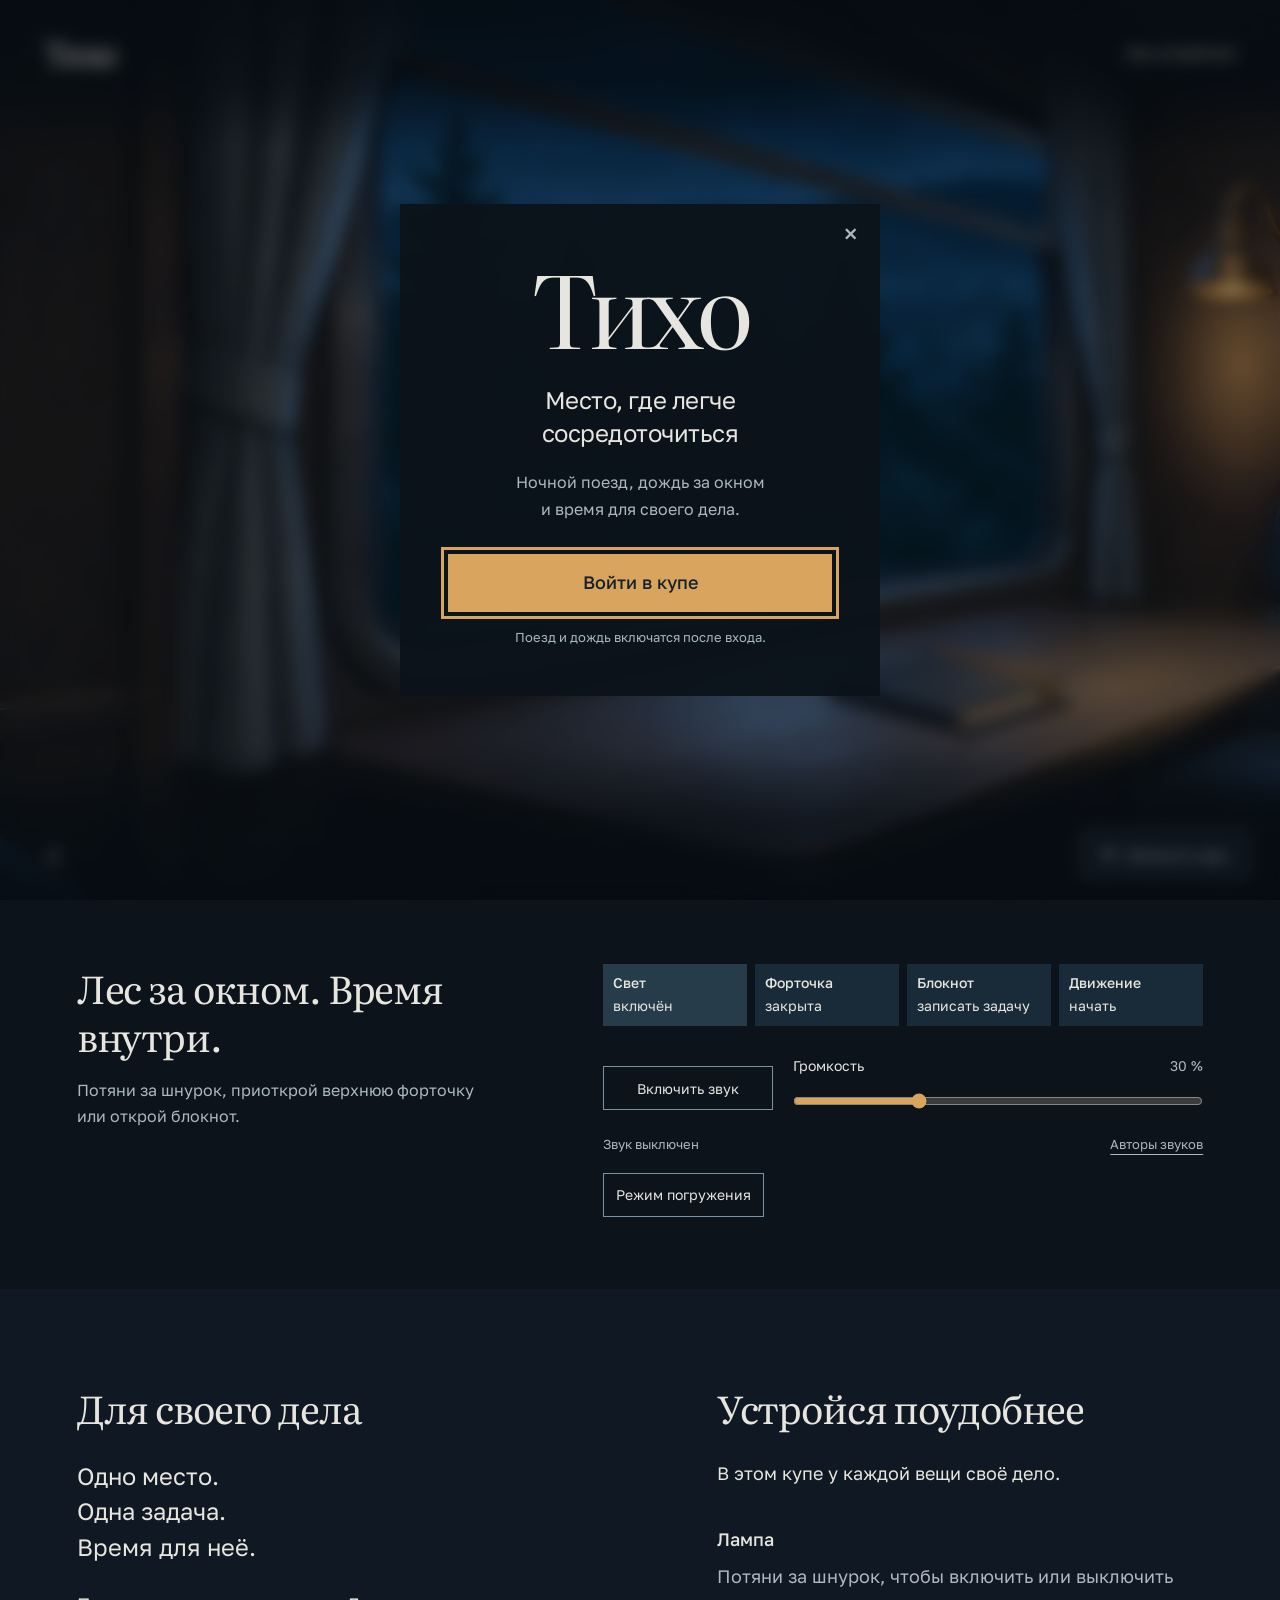
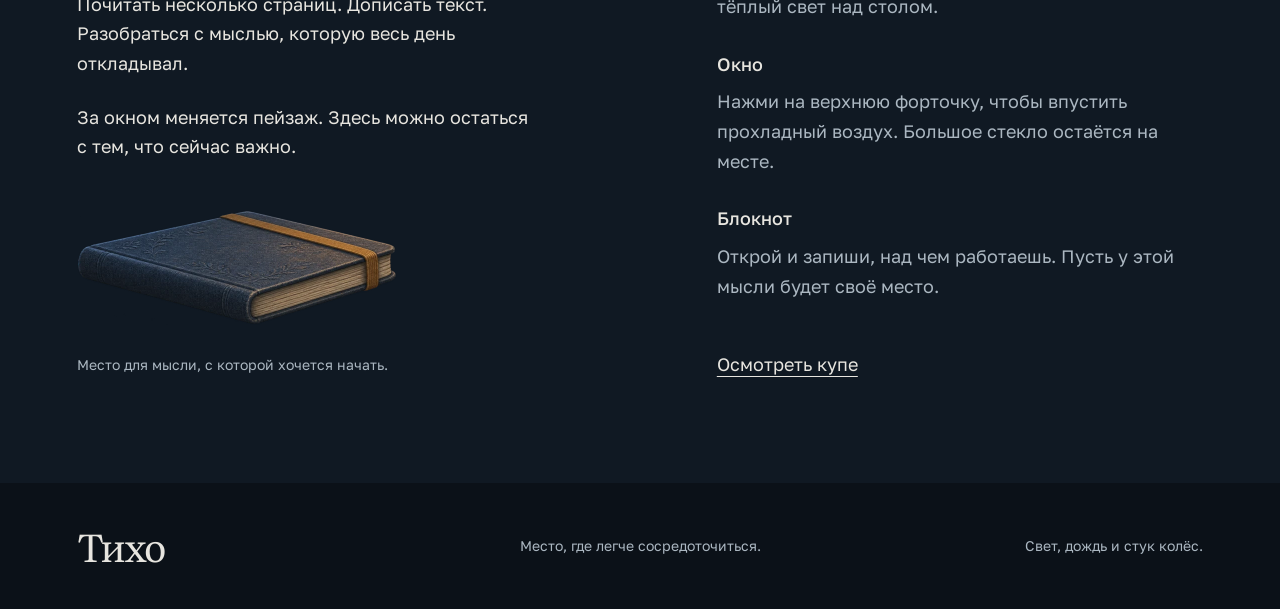
<file: public/index.html>
<!doctype html>
<html lang="ru">
  <head>
    <meta charset="utf-8">
    <meta name="viewport" content="width=device-width, initial-scale=1">
    <meta name="theme-color" content="#101923">
    <meta name="description" content="Тихо — уютное купе ночного поезда для времени наедине со своим делом. Дождь за окном, тёмное дерево и спокойный свет.">
    <title>Тихо — место для своего дела</title>
    <link rel="icon" href="./favicon.svg" type="image/svg+xml">
    <link rel="preload" href="./assets/fonts/GolosText.ttf" as="font" type="font/ttf" crossorigin>
    <link rel="preload" href="./assets/fonts/Literata.ttf" as="font" type="font/ttf" crossorigin>
    <link rel="stylesheet" href="./styles.css">
    <script src="./window-unit.js" defer></script>
    <script src="./scene-engine.js" defer></script>
    <script src="./settings.js" defer></script>
    <script src="./audio-engine.js" defer></script>
    <script src="./session-timer.js" defer></script>
    <script src="./app.js" defer></script>
  </head>
  <body>
    <a class="skip-link" href="#main">К содержимому</a>
    <main id="main">
      <div class="journey">
        <aside class="compartment-panel" aria-labelledby="compartment-title">
          <figure class="scene" id="compartment" tabindex="-1" aria-labelledby="compartment-title">
            <div class="scene-stage">
              <button class="scene-exit-immersion" type="button" data-exit-immersion hidden>Выйти из погружения</button>
              <h2 id="compartment-title" class="sr-only">Ночное купе</h2>
              <nav class="scene-nav" aria-label="Навигация по купе">
                <h1 class="scene-brand-heading"><a class="scene-brand" href="#compartment" aria-label="Тихо — к началу">Тихо</a></h1>
                <a href="#settle-in">Как устроиться</a>
              </nav>
            <svg class="scene-art" viewBox="0 0 1672 941" width="1672" height="941" preserveAspectRatio="xMidYMid slice" role="img" aria-labelledby="scene-title scene-description">
              <title id="scene-title">Уютное купе ночного поезда</title>
              <desc id="scene-description">За большим окном — синий хвойный лес. Справа на деревянной стене висит латунная лампа со шнурком. На столе лежит синий блокнот, рядом мягкое сиденье.</desc>
              <defs>
                <clipPath id="exterior-mask">
                  <path d="M550 128 Q550 53 616 67 L1240 232 Q1276 242 1276 281 L1276 555 Q1276 599 1233 607 L600 682 Q548 688 548 627 Z"/>
                  <path d="M576 0 L820 0 L1240 160 Q1261 174 1261 209 L1256 245 L576 50 Z"/>
                </clipPath>
                <clipPath id="rain-aperture"><path d="M550 128 Q550 53 616 67 L1240 232 Q1276 242 1276 281 L1276 555 Q1276 599 1233 607 L600 682 Q548 688 548 627 Z"/></clipPath>
                <clipPath id="rain-glass"><path d="M568 128 Q568 72 614 85 L1232 250 Q1254 256 1254 284 L1254 550 Q1254 577 1227 584 L600 653 Q568 658 568 620 Z"/></clipPath>
                <clipPath id="transom-aperture"><path d="M576 0 L820 0 L1240 160 Q1261 174 1261 209 L1256 245 L576 50 Z"/></clipPath>
                <clipPath id="unit-mount-mask"><path d="M568 -100 L1280 150 L1272 262 L568 70 Z"/></clipPath>
                <clipPath id="curtain-foreground-mask">
                  <path d="M0 0 H582 C568 71 550 137 527 201 C511 247 492 297 470 350 L485 397 L508 788 L465 814 H0 Z"/>
                  <path d="M1248 0 H1672 V650 H1368 L1362 435 L1303 440 C1275 330 1258 140 1248 0 Z"/>
                </clipPath>
                <pattern id="rain-near-pattern" width="167" height="160" patternUnits="userSpaceOnUse">
                  <path d="M20 6q-3 14-4 30 M73 47q-4 15-4 27 M127 91q-4 17-5 31 M42 128l-3 23 M153 20l-4 25" fill="none" stroke="#c0d9e5" stroke-width="2.1" stroke-linecap="round"/>
                  <ellipse cx="69" cy="76" rx="1.9" ry="3.8" fill="#c5dbe5"/>
                  <ellipse cx="16" cy="38" rx="1.6" ry="3.2" fill="#b4cddc"/>
                </pattern>
                <pattern id="rain-mid-pattern" width="181" height="160" patternUnits="userSpaceOnUse">
                  <path d="M12 41l-4 21m41 62-3 17m60-99-4 25m49 64-4 24" fill="none" stroke="#95bad3" stroke-width="1.3" stroke-linecap="round"/>
                </pattern>
                <pattern id="rain-fine-pattern" width="139" height="160" patternUnits="userSpaceOnUse">
                  <path d="M8 19v5m57 66v8m45-58v7m-90 88v6" fill="none" stroke="#91aabd" stroke-width=".8"/>
                </pattern>
              </defs>
              <g clip-path="url(#exterior-mask)" aria-hidden="true">
                <image class="scene-forest landscape-still" x="440" y="-70" width="2172" height="724" href="./assets/forest-panorama.webp"/>
                <foreignObject x="440" y="-110" width="1100" height="900" class="continuous-forest">
                  <canvas xmlns="http://www.w3.org/1999/xhtml" class="scene-landscape" width="1100" height="900" aria-hidden="true"></canvas>
                </foreignObject>
              </g>
              <image class="scene-interior" width="1672" height="941" href="./assets/compartment-foreground.svg"/>
              <g clip-path="url(#rain-aperture)">
                <g class="main-window">
                  <path d="M568 128 Q568 72 614 85 L1232 250 Q1254 256 1254 284 L1254 550 Q1254 577 1227 584 L600 653 Q568 658 568 620 Z" fill="#7395b0" fill-opacity=".025"/>
                  <g class="scene-rain" clip-path="url(#rain-glass)" aria-hidden="true">
                    <rect class="rain-track rain-track-fine" x="530" y="-160" width="760" height="1040" fill="url(#rain-fine-pattern)"/>
                    <rect class="rain-track rain-track-mid" x="530" y="-160" width="760" height="1040" fill="url(#rain-mid-pattern)"/>
                    <rect class="rain-track rain-track-near" x="530" y="-160" width="760" height="1040" fill="url(#rain-near-pattern)"/>
                  </g>
                </g>
              </g>
              <image class="transom-static-fallback" width="1672" height="941" href="./assets/compartment.webp" clip-path="url(#unit-mount-mask)"/>
              <g class="scene-rain transom-rain" clip-path="url(#transom-aperture)" aria-hidden="true">
                <rect class="rain-track rain-track-fine" x="530" y="-160" width="760" height="1040" fill="url(#rain-fine-pattern)"/>
                <rect class="rain-track rain-track-mid" x="530" y="-160" width="760" height="1040" fill="url(#rain-mid-pattern)"/>
                <rect class="rain-track rain-track-near" x="530" y="-160" width="760" height="1040" fill="url(#rain-near-pattern)"/>
              </g>
              <foreignObject x="440" y="-120" width="1000" height="460" class="transom-space" aria-hidden="true">
                <canvas xmlns="http://www.w3.org/1999/xhtml" class="window-unit" width="1600" height="736"></canvas>
              </foreignObject>
              <image class="scene-curtains" width="1672" height="941" href="./assets/compartment.webp" clip-path="url(#curtain-foreground-mask)" aria-hidden="true"/>
              <!-- scene-details:start -->
<defs>
      <radialGradient id="lamp-wall-light">
        <stop offset="0" stop-color="#ef9a38" stop-opacity=".56"/>
        <stop offset=".38" stop-color="#e9902f" stop-opacity=".32"/>
        <stop offset=".76" stop-color="#d9842b" stop-opacity=".09"/>
        <stop offset="1" stop-color="#d9842b" stop-opacity="0"/>
      </radialGradient>
      <radialGradient id="lamp-table-light">
        <stop offset="0" stop-color="#efa148" stop-opacity=".46"/>
        <stop offset=".45" stop-color="#e39842" stop-opacity=".24"/>
        <stop offset="1" stop-color="#c68131" stop-opacity="0"/>
      </radialGradient>
      <clipPath id="wall-surface"><path d="M1362 95 H1672 V476 L1553 481 Q1493 486 1483 547 V650 L1363 627 Z"/></clipPath>
      <clipPath id="table-surface"><path d="M520 773 L1340 625 L1566 665 L1564 702 L1039 916 L515 811 Z"/></clipPath>
      <filter id="lamp-contact-shadow" x="-25%" y="-25%" width="160%" height="160%" color-interpolation-filters="sRGB">
        <feDropShadow dx="2.4" dy="3.2" stdDeviation="1.8" flood-color="#0b0908" flood-opacity=".72"/>
      </filter>
      <filter id="notebook-contact-shadow" x="-25%" y="-60%" width="150%" height="220%">
        <feGaussianBlur stdDeviation="2.2"/>
      </filter>
    </defs>

      <g class="scene-warm-light" aria-hidden="true" style="mix-blend-mode:screen">
        <ellipse class="lamp-wall-glow" cx="1465" cy="382" rx="112" ry="169" fill="url(#lamp-wall-light)" clip-path="url(#wall-surface)"/>
        <ellipse class="lamp-table-glow" cx="1340" cy="717" rx="290" ry="85" transform="rotate(-8 1340 717)" fill="url(#lamp-table-light)" clip-path="url(#table-surface)"/>
      </g>
      <g class="scene-lamp-prop">
      <image class="scene-lamp" x="1409" y="191" width="145" height="123" href="./assets/lamp-lit-v2.webp" filter="url(#lamp-contact-shadow)"/>
      <ellipse class="scene-bulb-cover" cx="1454" cy="304" rx="40" ry="7.6" fill="#19242e" opacity="0" aria-hidden="true"/>
      <g class="scene-cord" aria-hidden="true">
        <line class="cord-line" x1="1538" y1="290" x2="1538" y2="409" stroke="#21160f" stroke-width="3.2" opacity=".72"/>
        <line class="cord-line" x1="1537" y1="290" x2="1537" y2="409" stroke="#927043" stroke-width="1.5"/>
        <g class="cord-knob"><path d="M1535 408 Q1537 405 1539 408 L1541 420 Q1541 427 1537 427 Q1533 427 1533 420 Z" fill="#60482d" stroke="#ad8651" stroke-width=".9"/></g>
      </g>
      </g>
      <g class="scene-notebook-prop">
      <path class="scene-notebook-shadow" d="M1035 715 L1177 756 L1280 727 L1287 738 L1177 771 L1029 729 Z" fill="#090d12" opacity=".72" filter="url(#notebook-contact-shadow)"/>
      <image class="scene-notebook" x="1030" y="676" width="255" height="91" href="./assets/notebook-v2.webp"/>
      </g>
    
<!-- scene-details:end -->
            </svg>
              <div class="scene-hotspots" data-ui hidden>
                <button class="scene-hotspot hotspot-window" type="button" data-action="window" aria-label="Верхняя форточка" aria-pressed="false" title="Приоткрыть верхнюю форточку"></button>
                <button class="scene-hotspot hotspot-lamp" type="button" data-action="lamp" aria-label="Свет" aria-pressed="true" title="Выключить лампу"></button>
                <button class="scene-hotspot hotspot-cord" type="button" data-action="cord" aria-label="Шнурок лампы. Потяни вниз или нажми, чтобы переключить свет" title="Потяни за шнурок"></button>
                <button class="scene-hotspot hotspot-notebook" type="button" data-action="notebook" aria-label="Открыть блокнот" aria-haspopup="dialog" aria-controls="notebook-dialog" title="Открыть блокнот"></button>
              </div>
              <div class="scene-edge-controls" hidden data-scene-edge>
                <a class="scene-down" href="#scene-caption" title="Управление и детали"><span class="sr-only">Управление и детали</span><svg viewBox="0 0 20 20" width="20" height="20" aria-hidden="true"><path d="M10 3v13m-5-5 5 5 5-5" fill="none" stroke="currentColor" stroke-width="1.5"/></svg></a>
                <div class="scene-quick-controls">
                  <button class="scene-session" type="button" data-session-open data-action="notebook" aria-label="Открыть таймер сессии" aria-describedby="scene-session-time" aria-haspopup="dialog" aria-controls="notebook-dialog" hidden>
                    <svg viewBox="0 0 20 20" width="16" height="16" fill="none" stroke="currentColor" stroke-width="1.5" stroke-linecap="round" aria-hidden="true"><circle cx="10" cy="10" r="7"/><path d="M10 6v4l2.5 1.5"/></svg>
                    <span id="scene-session-time" data-session-badge></span>
                  </button>
                  <div class="scene-audio">
                    <p class="scene-audio-feedback" id="scene-audio-feedback" data-audio-feedback hidden></p>
                    <button type="button" class="scene-sound" data-audio-compact aria-label="Включить звук" aria-pressed="false"><svg viewBox="0 0 24 24" width="20" height="20" aria-hidden="true" fill="none" stroke="currentColor" stroke-width="1.6" stroke-linecap="round" stroke-linejoin="round"><path d="M3 9h4l5-4v14l-5-4H3z"/><path class="sound-waves" d="M16 9a4 4 0 0 1 0 6m3-9a8 8 0 0 1 0 12"/><path class="sound-muted-mark" d="m16 10 4 4m0-4-4 4"/></svg><span data-compact-label>Включить звук</span></button>
                  </div>
                </div>
              </div>
              <div class="scene-discovery" data-scene-discovery hidden role="note" aria-label="Предметы в купе">
                <p id="scene-discovery-text">Нажми на лампу, форточку или блокнот. Шнурок можно потянуть вниз.</p>
                <button type="button" data-close-discovery aria-label="Скрыть подсказку">×</button>
              </div>
            </div>
            <figcaption id="scene-caption" tabindex="-1">
              <div class="scene-caption-intro">
              <p>Лес за окном. Время внутри.</p>
              <span class="scene-hint">Потяни за шнурок, нажми на окно или открой блокнот.</span>
              </div>
              <div class="scene-settings"><div class="scene-controls" data-ui hidden aria-label="Управление купе">
                <button class="scene-control" type="button" data-action="lamp" aria-pressed="true"><span>Свет</span><span class="control-state" data-lamp-state>включён</span></button>
                <button class="scene-control" type="button" data-action="window" aria-pressed="false"><span>Форточка</span><span class="control-state" data-window-state>закрыта</span></button>
                <button class="scene-control" type="button" data-action="notebook" aria-haspopup="dialog" aria-controls="notebook-dialog"><span>Блокнот</span><span class="control-state" data-note-state>записать задачу</span></button>
                <button class="scene-control" type="button" data-action="motion" aria-pressed="false"><span>Движение</span><span class="control-state" data-motion-state>начать</span></button>
              </div>
              <div class="audio-controls" hidden role="group" aria-label="Звуки купе">
                <button type="button" class="audio-toggle" data-audio-toggle aria-pressed="false">Включить звук</button>
                <label class="audio-volume" for="audio-volume"><span>Громкость <output data-volume-value for="audio-volume">30 %</output></span><input id="audio-volume" type="range" min="0" max="100" step="1" value="30"></label>
                <p class="audio-status" data-audio-status role="status">Звук выключен</p>
                <a class="audio-credits" href="./audio-credits.html" target="_blank" rel="noopener">Авторы звуков<span class="sr-only"> — в новой вкладке</span></a>
              </div>
              <button class="audio-toggle immersion-toggle" type="button" data-enter-immersion hidden>Режим погружения</button>
              </div>
              <noscript><span>Для управления предметами включи JavaScript в браузере.</span></noscript>
            </figcaption>
          </figure>
        </aside>

        <section class="for-your-work reading-column" id="for-your-work" aria-labelledby="work-title">
          <h2 id="work-title">Для своего дела</h2>
          <p class="section-lead">Одно место.<br>Одна задача.<br>Время для неё.</p>
          <p>Почитать несколько страниц. Дописать текст. Разобраться с мыслью, которую весь день откладывал.</p>
          <p>За окном меняется пейзаж. Здесь можно остаться с тем, что сейчас важно.</p>
          <img class="notebook-detail" src="./assets/notebook-v2.webp" width="640" height="230" alt="Синий тканевый блокнот с охристой резинкой" loading="lazy" decoding="async">
          <p class="image-caption">Место для мысли, с которой хочется начать.</p>
        </section>

        <section class="settle-in reading-column" id="settle-in" aria-labelledby="settle-title">
          <h2 id="settle-title">Устройся поудобнее</h2>
          <p>В этом купе у каждой вещи своё дело.</p>
          <dl class="object-guide">
            <div>
              <dt>Лампа</dt>
              <dd>Потяни за шнурок, чтобы включить или выключить тёплый свет над столом.</dd>
            </div>
            <div>
              <dt>Окно</dt>
              <dd>Нажми на верхнюю форточку, чтобы впустить прохладный воздух. Большое стекло остаётся на месте.</dd>
            </div>
            <div>
              <dt>Блокнот</dt>
              <dd>Открой и запиши, над чем работаешь. Пусть у этой мысли будет своё место.</dd>
            </div>
          </dl>
          <a class="text-link" href="#compartment" data-enter>Осмотреть купе</a>
        </section>
      </div>

    </main>
    <dialog class="welcome entry-dialog" id="entry-dialog" aria-labelledby="page-title" aria-describedby="entry-description">
      <button class="entry-close" type="button" data-entry-close aria-label="Осмотреть купе без звука">×</button>
      <div class="welcome-copy">
        <h2 class="entry-title" id="page-title">Тихо</h2>
        <p class="welcome-line">Место, где легче<br>сосредоточиться</p>
        <p class="welcome-description" id="entry-description">Ночной поезд, дождь за окном<br>и время для своего дела.</p>
        <button class="button" type="button" data-enter data-start-audio autofocus>Войти в купе</button>
        <p class="welcome-footnote">Поезд и дождь включатся после входа.</p>
      </div>
    </dialog>
    <dialog class="notebook-dialog" id="notebook-dialog" aria-labelledby="notebook-title" data-ui>
      <form class="notebook-form">
        <div class="notebook-heading">
          <span class="notebook-imprint" aria-hidden="true">Тихо</span>
          <div class="notebook-title-row">
            <h2 id="notebook-title">Одна задача</h2>
            <button class="note-close" type="button" data-close-notebook aria-label="Закрыть блокнот"><span class="notebook-close-text">Закрыть</span><span class="notebook-close-icon" aria-hidden="true">×</span></button>
          </div>
          <p class="notebook-intro">Оставь здесь то, чем хочешь заняться в этой поездке.</p>
          <section class="session-timer" aria-labelledby="session-heading">
            <h3 id="session-heading">Рабочая сессия</h3>
            <div class="session-duration" role="group" aria-label="Длительность сессии">
              <button type="button" data-session-minutes="25" aria-pressed="true">25 мин</button>
              <button type="button" data-session-minutes="50" aria-pressed="false">50 мин</button>
            </div>
            <div class="session-readout">
              <div role="timer" aria-label="Осталось времени" aria-live="off"><span data-session-time>25:00</span></div>
              <p data-session-state role="status"></p>
            </div>
            <div class="session-actions">
              <button type="button" data-session-action>Начать</button>
              <button type="button" data-session-reset disabled>Сбросить</button>
            </div>
            <p class="session-help">После перезагрузки таймер сбросится.</p>
          </section>
        </div>
        <div class="notebook-entry">
          <label for="task-text">Над чем работаешь?</label>
          <textarea id="task-text" name="task" rows="8" placeholder="Например, дописать текст" autofocus></textarea>
          <div class="notebook-page-footer">
            <button class="button" type="submit">Оставить запись</button>
            <div class="notebook-page-nav" role="group" aria-label="Страницы блокнота">
              <button type="button" data-page-previous aria-label="Предыдущая страница" title="Предыдущая страница" disabled>←</button>
              <span data-page-number aria-hidden="true">1 / 1</span>
              <button type="button" data-page-next aria-label="Следующая страница" title="Следующая страница">→</button>
            </div>
            <span class="sr-only" data-page-announcement role="status"></span>
          </div>
          <div class="notebook-leaf-frame" aria-hidden="true"><div class="notebook-leaf"></div></div>
        </div>
      </form>
    </dialog>
    <p class="sr-only" data-session-announcement role="status"></p>
    <p class="sr-only" id="scene-announcement" role="status" aria-live="polite" aria-atomic="true"></p>
    <footer class="site-footer">
      <a class="footer-name" href="#compartment" data-enter>Тихо</a>
      <p>Место, где легче сосредоточиться.</p>
      <p>Свет, дождь и стук колёс.</p>
    </footer>
  </body>
</html>
</file>
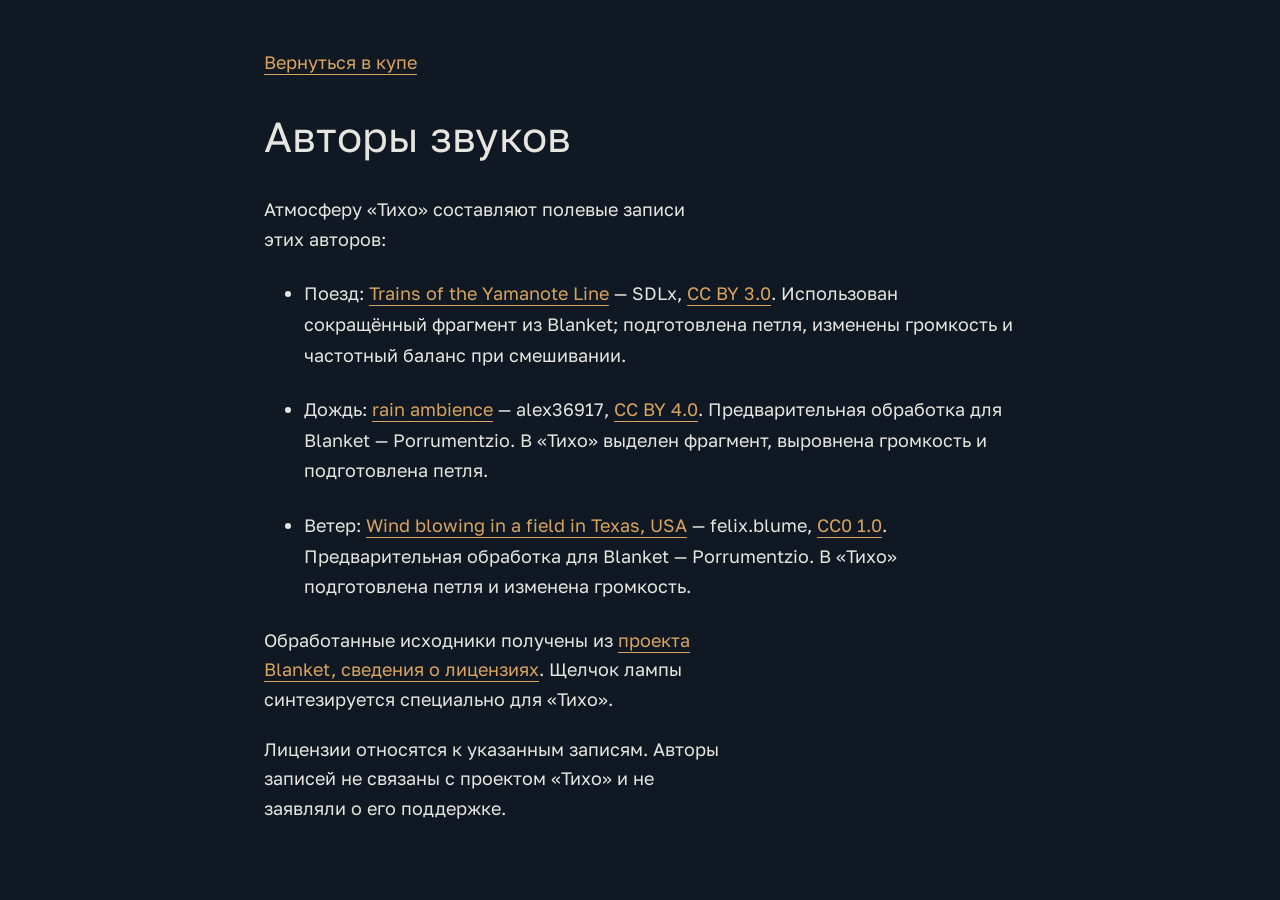
<file: public/audio-credits.html>
<!doctype html>
<html lang="ru"><head><meta charset="utf-8"><meta name="viewport" content="width=device-width,initial-scale=1"><title>Авторы звуков — Тихо</title><link rel="stylesheet" href="./styles.css"><style>main{max-width:800px;margin:auto;padding:48px 24px}h1{font-size:42px;margin:24px 0}p{margin:20px 0}a{color:#d8a45e}li{margin:24px 0;line-height:1.7}</style></head><body><main>
<a href="./index.html#compartment">Вернуться в купе</a><h1>Авторы звуков</h1>
<p>Атмосферу «Тихо» составляют полевые записи этих авторов:</p>
<ul>
<li>Поезд: <a href="https://freesound.org/people/SDLx/sounds/259988/">Trains of the Yamanote Line</a> — SDLx, <a href="https://creativecommons.org/licenses/by/3.0/">CC BY 3.0</a>. Использован сокращённый фрагмент из Blanket; подготовлена петля, изменены громкость и частотный баланс при смешивании.</li>
<li>Дождь: <a href="https://freesound.org/people/alex36917/sounds/524605/">rain ambience</a> — alex36917, <a href="https://creativecommons.org/licenses/by/4.0/">CC BY 4.0</a>. Предварительная обработка для Blanket — Porrumentzio. В «Тихо» выделен фрагмент, выровнена громкость и подготовлена петля.</li>
<li>Ветер: <a href="https://freesound.org/people/felix.blume/sounds/217506/">Wind blowing in a field in Texas, USA</a> — felix.blume, <a href="https://creativecommons.org/publicdomain/zero/1.0/">CC0 1.0</a>. Предварительная обработка для Blanket — Porrumentzio. В «Тихо» подготовлена петля и изменена громкость.</li>
</ul>
<p>Обработанные исходники получены из <a href="https://github.com/rafaelmardojai/blanket/blob/master/SOUNDS_LICENSING.md">проекта Blanket, сведения о лицензиях</a>. Щелчок лампы синтезируется специально для «Тихо».</p>
<p>Лицензии относятся к указанным записям. Авторы записей не связаны с проектом «Тихо» и не заявляли о его поддержке.</p>
</main></body></html>
</file>
<file: public/styles.css>
@font-face {
  font-family: "Literata";
  src: url("./assets/fonts/Literata.ttf") format("truetype");
  font-style: normal;
  font-weight: 200 900;
  font-display: swap;
}

@font-face {
  font-family: "Golos Text";
  src: url("./assets/fonts/GolosText.ttf") format("truetype");
  font-style: normal;
  font-weight: 400 900;
  font-display: swap;
}

:root {
  color-scheme: dark;
  --night: #101923;
  --scene-ground: #0c131b;
  --blue-field: #192b39;
  --ink: #e7e5df;
  --muted: #abb7c1;
  --amber: #d8a45e;
  --amber-hover: #e6b978;
  --button-ink: #17212a;
  --font-text: "Golos Text", "Segoe UI", sans-serif;
  --font-display: "Literata", Georgia, serif;
  --text-small: 0.875rem;
  --text-body: 1.125rem;
  --text-lead: clamp(1.375rem, 1.85vw, 1.75rem);
  --text-heading: clamp(2rem, 3vw, 2.625rem);
  --text-display: clamp(6rem, 9.7vw, 9.375rem);
  --reading-pad: clamp(28px, 3.9vw, 72px);
}

* { box-sizing: border-box; }
html { scroll-padding-top: 0; }
body { margin: 0; background: var(--night); color: var(--ink); font-family: var(--font-text); font-size: var(--text-body); line-height: 1.65; }
a { color: inherit; text-decoration-thickness: 1px; text-underline-offset: 5px; }
a:focus-visible, .scene:focus-visible { outline: 3px solid var(--amber); outline-offset: 6px; }
a { -webkit-tap-highlight-color: transparent; }
button, textarea { font: inherit; }
button { color: inherit; cursor: pointer; }
button:focus-visible, textarea:focus-visible { outline: 3px solid var(--amber); outline-offset: 4px; }
button:disabled { cursor: default; }
img, svg { max-width: 100%; }
img { display: block; height: auto; }
h1, h2, p, figure, dl, dd { margin: 0; }
h1, h2 { font-weight: 400; }
h2 { font-family: var(--font-display); font-size: var(--text-heading); line-height: 1.2; letter-spacing: -0.03em; text-wrap: balance; }
p { max-width: 42ch; }
::selection { background: var(--amber); color: var(--button-ink); }

.skip-link { position: fixed; z-index: 10; top: 12px; left: 16px; padding: 12px 20px; background: var(--amber); color: var(--button-ink); transform: translateY(-160%); }
.skip-link:focus { transform: translateY(0); }
.journey { display: grid; grid-template-columns: 1fr 1fr; }
.reading-column { min-width: 0; padding-right: clamp(28px,6vw,110px); padding-left: clamp(28px,6vw,110px); }
.text-link { display: inline-flex; align-items: center; min-height: 44px; text-decoration: underline; }
.button { display: inline-flex; align-items: center; justify-content: center; min-height: 58px; padding: 13px 30px; border: 0; background: var(--amber); color: var(--button-ink); font-weight: 500; text-decoration: none; text-align: center; }
.compartment-panel { grid-column: 1 / -1; min-width: 0; background: var(--scene-ground); }
.scene { min-width: 0; scroll-margin-top: 0; }
.scene-stage { position: relative; width: 100%; height: 100svh; overflow: hidden; line-height: 0; background: #101923; }
.scene-art { display: block; width: 100%; height: 100%; max-height: none; }
.scene-nav { position: absolute; z-index: 2; inset: 24px 32px auto; display: flex; align-items: center; justify-content: space-between; gap: 20px; pointer-events: none; line-height: 1.5; }
.scene-stage::before, .scene-stage::after { content: ''; position: absolute; z-index: 1; inset-inline: 0; height: min(152px, 42%); pointer-events: none; }
.scene-stage::before { top: 0; background: linear-gradient(to bottom, rgb(8 15 22 / 88%), rgb(8 15 22 / 67%) 54%, transparent); }
.scene-stage::after { bottom: 0; background: linear-gradient(to top, rgb(8 15 22 / 88%), rgb(8 15 22 / 67%) 54%, transparent); }
.scene-nav a { display: inline-flex; min-height: 44px; align-items: center; padding: 4px 12px; pointer-events: auto; text-decoration: none; }
.scene-nav > a:last-child { font-size: 14px; }
.scene-brand { font-family: var(--font-display); font-size: 32px; letter-spacing: -.05em; }
.scene-brand-heading { margin: 0; font-size: inherit; line-height: 1.5; }
.scene-edge-controls { position: absolute; z-index: 2; inset: auto 32px 24px; display: flex; align-items: end; justify-content: space-between; gap: 20px; pointer-events: none; line-height: 1.5; }
.scene-edge-controls[hidden] { display: none; }
.scene-edge-controls > * { pointer-events: auto; }
.scene-quick-controls { display: flex; align-items: end; gap: 8px; margin-inline-start: auto; pointer-events: none; }
.scene-quick-controls > * { pointer-events: auto; }
.scene-audio { display: grid; justify-items: end; gap: 8px; max-width: min(320px,calc(100vw - 96px)); }
.scene-audio-feedback { padding: 10px 14px; background: rgb(8 15 22 / 96%); color: var(--ink); font-size: 14px; line-height: 1.5; }
.scene-audio-feedback[hidden] { display: none; }
.scene-down { display: inline-flex; align-items: center; justify-content: center; min-width: 44px; min-height: 44px; padding: 8px 12px; color: var(--ink); font-size: 14px; text-decoration: none; }
.scene-sound { display: inline-flex; align-items: center; justify-content: center; gap: 8px; width: 166px; min-height: 44px; padding: 10px 12px; border: 1px solid #8195a5; border-radius: 6px; background: #101923; color: var(--ink); font-size: 14px; }
.scene-sound svg { flex: none; }
.scene-nav a:hover, .scene-down:hover { color: var(--amber); }
@media (hover: hover) {
  .scene-sound:hover { border-color: var(--amber); color: var(--amber); }
}
.scene-discovery { position: absolute; z-index: 3; top: 84px; left: 32px; display: flex; align-items: start; gap: 4px; width: min(288px, calc(100% - 48px)); padding: 6px 6px 6px 14px; background: rgb(8 15 22 / 92%); color: var(--ink); font-size: 14px; line-height: 1.45; pointer-events: none; }
.scene-discovery[hidden] { display: none; }
.scene-discovery p { margin: 8px 0; }
.scene-discovery button { flex: 0 0 44px; min-height: 44px; padding: 0; border: 0; background: transparent; color: var(--ink); font: inherit; font-size: 22px; pointer-events: auto; }
.scene-sound[aria-pressed="true"] .sound-muted-mark { display: none; }
.scene-sound:not([aria-pressed="true"]) .sound-waves { display: none; }
.scene-session, .scene-exit-immersion {
  min-height: 44px;
  padding: 6px 10px;
  border: 0;
  background: transparent;
  color: var(--ink);
  font-size: 14px;
}
.scene-session { min-width: 44px; gap: 6px; border: 1px solid #8195a5; border-radius: 6px; background: #101923; white-space: nowrap; font-variant-numeric: tabular-nums; }
.scene-session:not([hidden]) { display: inline-flex; align-items: center; }
.scene-session:hover, .scene-exit-immersion:hover { color: var(--amber); }
.scene-edge-controls:has(.scene-session:not([hidden])) .scene-audio-feedback {
  position: absolute;
  bottom: 52px;
  right: 0;
  width: max-content;
  max-width: min(320px, calc(100vw - 96px));
}
.scene-exit-immersion { position: absolute; z-index: 3; top: 12px; right: 16px; }
.immersion-toggle { margin-top: 14px; }
body.is-immersed { overflow: hidden; }
.is-entering-immersion :is(.reading-column, .site-footer, .scene-nav, .scene-hotspots, .scene-discovery, .scene-down, .scene-audio, .scene figcaption) {
  opacity: 0;
  pointer-events: none;
  transition: opacity 360ms ease;
}
.is-immersed :is(.skip-link, .reading-column, .site-footer, .scene-nav, .scene-hotspots, .scene-discovery, .scene-down, .scene-audio, .scene figcaption) { display: none; }
.scene figcaption { display: grid; grid-template-columns: 1fr 1.3fr; align-items: start; gap: 64px; padding: 64px clamp(28px,6vw,110px) 72px; scroll-margin-top: 0; }
.scene-caption-intro > p { font-family: var(--font-display); font-size: clamp(28px,3vw,42px); line-height: 1.25; letter-spacing: -.03em; }
.scene-hint { display: block; max-width: 40ch; margin-top: 18px; color: var(--muted); font-size: 16px; line-height: 1.6; }
.entry-dialog { width: min(480px,calc(100% - 40px)); max-height: calc(100svh - 40px); overflow-y: auto; margin: auto; padding: 48px; border: 0; background: rgb(12 19 27 / 96%); color: var(--ink); text-align: center; }
.entry-dialog::backdrop { background: rgb(3 8 14 / 38%); backdrop-filter: blur(8px); }
.entry-dialog.is-leaving::backdrop { background: transparent; backdrop-filter: blur(0); transition: background 360ms ease, backdrop-filter 360ms ease; }
.entry-close { position: absolute; top: 8px; right: 8px; width: 44px; height: 44px; padding: 0; border: 0; background: transparent; color: var(--muted); font-size: 28px; line-height: 1; }
.welcome .entry-title { font-family: var(--font-display); font-size: 100px; line-height: 1.08; letter-spacing: -.06em; }
.welcome-line { margin-top: 24px; font-size: 24px; line-height: 1.35; letter-spacing: -.02em; }
.welcome-description { margin-top: 20px; color: var(--muted); font-size: 16px; line-height: 1.65; }
.welcome .button { width: 100%; margin-top: 32px; }
.welcome-footnote { max-width: none; margin-top: 16px; color: var(--muted); font-size: 13px; line-height: 1.5; }
body.has-entry-open { overflow: hidden; }

.scene-hotspots { position: absolute; inset: 0; pointer-events: none; }
.scene-hotspot { position: absolute; display: block; min-width: 44px; min-height: 44px; padding: 0; border: 0; border-radius: 0; background: transparent; pointer-events: auto; }
.scene-hotspot[hidden] { display: none; }
.scene.is-discovering .scene-hotspot:not(.hotspot-cord)::after { content: ''; position: absolute; inset: 50% auto auto 50%; width: 9px; height: 9px; transform: translate(-50%, -50%); border: 1px solid #fff1d8; border-radius: 50%; background: var(--amber); box-shadow: 0 0 0 3px rgb(8 15 22 / 80%); pointer-events: none; }
.scene:has(.hotspot-lamp:focus-visible, .hotspot-cord:focus-visible) .scene-lamp-prop,
.scene:has(.hotspot-notebook:focus-visible) .scene-notebook-prop,
.scene:has(.hotspot-window:focus-visible) .window-unit { filter: brightness(1.16); }
@media (hover: hover) {
  .scene:has(.hotspot-lamp:hover, .hotspot-cord:hover) .scene-lamp-prop,
  .scene:has(.hotspot-notebook:hover) .scene-notebook-prop,
  .scene:has(.hotspot-window:hover) .window-unit { filter: brightness(1.16); }
}
.hotspot-cord { cursor: grab; touch-action: none; }
.hotspot-cord:active { cursor: grabbing; }
.scene-hotspot:focus-visible { outline-offset: -3px; background: rgb(216 164 94 / 8%); }
.scene-controls { display: grid; grid-template-columns: repeat(4, minmax(0, 1fr)); gap: 8px; margin-top: 0; }
.scene-controls[hidden], .scene-hotspots[hidden] { display: none; }
.scene-control { min-height: 56px; padding: 10px; border: 0; border-radius: 0; background: var(--blue-field); text-align: left; }
.scene-control[aria-pressed="true"] { background: #263c4a; }
.scene-control > span { display: block; max-width: none; margin: 0; font-size: var(--text-small); line-height: 1.35; }
.scene-control > span:first-child { color: var(--ink); font-weight: 500; }
.scene-control .control-state { margin-top: 4px; }
.scene-control:hover:not(:disabled) { background: #2c4352; }
.scene-control:active:not(:disabled) { transform: translateY(1px); }
.scene-warm-light, .scene-bulb-cover { transition: opacity 350ms ease; }
.scene-lamp { transition: filter 350ms ease; }
.scene.is-light-off .scene-warm-light { opacity: 0; }
.scene.is-light-off .scene-bulb-cover { opacity: 1; }
.scene.is-light-off .scene-lamp { filter: url(#lamp-contact-shadow) brightness(.7) saturate(.7); }
.scene-cord { transform-origin: 1537px 290px; transform-box: view-box; }
.transom-space { overflow: visible; pointer-events: none; }
.window-unit { display: block; width: 1000px; height: 460px; }
.continuous-forest { pointer-events: none; }
.scene-landscape { display: block; width: 1100px; height: 900px; }
.transom-gap { opacity: 0; transition: opacity 500ms ease; }
.scene.is-window-open .transom-gap { opacity: .88; }
.scene-forest { transition: opacity 500ms ease; }
.scene .landscape-still { opacity: 1; }
.continuous-forest { display: none; visibility: hidden; }
.scene.has-entered:not(.prefers-reduced) .continuous-forest { display: block; visibility: visible; }
.scene-rain { opacity: 0; transition: opacity 500ms ease; }
.scene.has-entered .scene-rain { opacity: .86; }
.scene.has-entered .transom-rain { opacity: .74; }
.rain-track { animation: rain-fall 4.8s linear infinite; animation-play-state: paused; }
.rain-track-near { animation-duration: 1.1s; opacity: .82; }
.rain-track-mid { animation-duration: 1.8s; opacity: .7; }
.rain-track-fine { animation-duration: 3s; opacity: .5; }
.scene.has-entered:not(.motion-paused) .rain-track { animation-play-state: running; }
.scene.prefers-reduced .continuous-forest { display: none; visibility: hidden; }
.scene.prefers-reduced .landscape-still { opacity: 1; }
.scene.prefers-reduced .window-pane, .scene.prefers-reduced .scene-warm-light,
.scene.prefers-reduced .scene-bulb-cover, .scene.prefers-reduced .scene-lamp { transition: none; }

@keyframes rain-fall { from { transform: translateY(0); } to { transform: translateY(160px); } }

.sr-only { position: absolute; width: 1px; height: 1px; padding: 0; overflow: hidden; clip-path: inset(50%); white-space: nowrap; }
.audio-controls { --audio-toggle-width: 170px; display: grid; grid-template-columns: var(--audio-toggle-width) minmax(100px,1fr); gap: 8px 20px; align-items: center; margin-top: 20px; padding-top: 8px; }
.audio-controls[hidden] { display: none; }
.audio-toggle { min-height: 44px; min-width: 142px; padding: 8px 12px; border: 1px solid #7893a5; background: transparent; color: var(--ink); font: inherit; font-size: 14px; }
.audio-controls > .audio-toggle { width: var(--audio-toggle-width); }
.audio-toggle:hover { border-color: var(--amber); color: var(--amber); }
.audio-volume { display: grid; gap: 2px; font-size: 14px; }
.scene .audio-volume > span { display: flex; justify-content: space-between; gap: 8px; margin: 0; max-width: none; font-size: 14px; }
.audio-volume output { color: var(--muted); font-variant-numeric: tabular-nums; white-space: nowrap; flex-shrink: 0; }
.audio-volume input { width: 100%; min-width: 0; height: 44px; margin: 0; accent-color: var(--amber); cursor: pointer; }
.audio-status, .audio-credits { color: var(--muted); font-size: 13px; line-height: 1.5; }
.scene figcaption .audio-status { font-size: 13px; margin: 0; }
.audio-credits { justify-self: end; display: inline-flex; align-items: center; min-height: 28px; }
.notebook-dialog { width: min(520px, calc(100% - 32px)); max-height: calc(var(--dialog-viewport-height, 100dvh) - 32px); margin: auto; padding: 32px; overflow-y: auto; border: 0; border-radius: 0; background: #1d2d39; color: var(--ink); }
.notebook-dialog::backdrop { background: rgb(3 9 15 / 76%); }
.notebook-heading { margin-bottom: 24px; }
.notebook-title-row { display: flex; align-items: center; justify-content: space-between; gap: 16px; }
.notebook-heading h2 { font-size: 32px; }
.note-close { min-width: 44px; min-height: 44px; padding: 8px; border: 0; background: transparent; color: var(--muted); font-size: var(--text-small); }
.note-close:hover { color: var(--ink); }
.notebook-form label { display: block; margin-bottom: 12px; }
.notebook-form textarea { display: block; width: 100%; height: clamp(220px, 48dvh, 420px); padding: 14px; resize: none; border: 2px solid #627a8b; border-radius: 0; background: var(--night); color: var(--ink); line-height: 1.5; }
.notebook-form textarea::placeholder { color: var(--muted); }
.notebook-entry { position: relative; }
.notebook-page-footer { display: flex; flex-wrap: wrap; align-items: center; justify-content: space-between; gap: 8px 12px; margin-top: 18px; }
.notebook-form .notebook-page-footer .button { min-height: 44px; padding: 8px 16px; font-size: 14px; }
.notebook-page-nav { display: inline-flex; align-items: center; gap: 4px; font-size: 14px; font-variant-numeric: tabular-nums; }
.notebook-page-nav button { min-width: 44px; min-height: 44px; padding: 0; border: 0; background: transparent; font-size: 22px; }
.notebook-page-nav button:hover:not(:disabled) { background: rgb(128 112 92 / 18%); }
.notebook-page-nav button:disabled { opacity: .45; }
.notebook-leaf-frame { position: absolute; z-index: 1; inset: 0; overflow: clip; border-radius: inherit; pointer-events: none; }
.notebook-leaf { position: absolute; inset: 0; border-radius: inherit; background: linear-gradient(90deg, #627a8b, #1d2d39 18%); transform-origin: left center; opacity: 0; }
.notebook-imprint, .notebook-intro, .notebook-close-icon { display: none; }
.session-timer { margin-top: 20px; padding-top: 14px; border-top: 1px solid #627a8b; }
.session-timer h3 { margin: 0 0 6px; font: 400 19px var(--font-display); }
.session-duration, .session-actions, .session-readout { display: flex; flex-wrap: wrap; align-items: center; gap: 6px 10px; }
.session-timer button { min-height: 44px; padding: 5px 10px; border: 1px solid currentColor; background: transparent; color: inherit; font-size: 14px; }
.session-timer button[aria-pressed="true"], .session-timer [data-session-action] { background: var(--amber); color: var(--button-ink); border-color: transparent; }
.session-timer button:disabled { opacity: .58; }
.session-readout { margin: 7px 0; }
.session-readout [role="timer"] { font-size: 29px; line-height: 1.25; font-variant-numeric: tabular-nums; }
.session-readout p, .session-help { font-size: 13px; line-height: 1.4; }
.session-help { margin-top: 8px; color: var(--muted); }

@media (min-width: 900px) {
  .notebook-dialog {
    width: min(880px, calc(100% - 48px));
    padding: 9px 10px 12px;
    border-radius: 8px 12px 10px 7px;
    color: #302a24;
    color-scheme: light;
    background: #1d3447;
    box-shadow: 0 25px 44px #000a, 0 6px 8px #0009, inset 0 0 0 1px #ffffff26;
  }
  .notebook-dialog::backdrop { background: rgb(3 9 15 / 63%); }
  .notebook-form { position: relative; isolation: isolate; display: grid; grid-template-columns: 1fr 1fr; min-height: clamp(380px, 64vh, 450px); }
  .notebook-heading, .notebook-entry { min-width: 0; padding: clamp(30px, 6vh, 50px) 48px 54px; }
  .notebook-heading {
    display: block;
    margin: 0;
    border-radius: 5px 27px 9px 5px;
    background: linear-gradient(90deg, #58432727, transparent 6% 78%, #7354391e 91%, #4d382c57), #e3d7bd;
    box-shadow: -2px 4px 0 #a29477, -3px 7px 0 #d3c3a4;
  }
  .notebook-entry {
    display: flex;
    flex-direction: column;
    padding-bottom: 30px;
    border-radius: 26px 5px 5px 8px;
    background: linear-gradient(90deg, #4d382c4a, transparent 12% 94%, #58432714), #f2e7cf;
    box-shadow: 2px 4px 0 #ac9d7e, 3px 7px 0 #d3c3a4;
  }
  .notebook-form::after {
    content: "";
    position: absolute;
    inset: 18px auto 16px 50%;
    width: 1px;
    background: #5545359c;
    pointer-events: none;
  }
  .notebook-heading h2 { max-width: 5ch; margin: 21px 0 18px; font-size: clamp(48px, 5.2vw, 62px); line-height: 1.08; letter-spacing: -.045em; }
  .notebook-imprint, .notebook-intro, .notebook-close-icon { display: block; }
  .notebook-imprint { font-size: 13px; letter-spacing: .08em; }
  .notebook-intro { max-width: 24ch; font-size: 15px; }
  .notebook-imprint, .notebook-intro, .notebook-form textarea::placeholder { color: #615445; }
  .notebook-close-text { display: none; }
  .notebook-leaf { background: linear-gradient(90deg, #a28b66, #f2e7cf 22%, #e3d7bd); }
  .note-close { position: absolute; z-index: 2; top: 4px; right: 8px; color: #615445; font-size: 22px; line-height: 1; }
  .note-close:hover { color: #302a24; }
  .notebook-form label { margin: 19px 0 12px; font: 400 23px/1.35 var(--font-display); }
  .notebook-form textarea {
    flex: 1 1 auto;
    height: 0;
    min-height: 204px;
    padding: 0;
    border: 0;
    resize: none;
    background: repeating-linear-gradient(transparent 0 33px, #6a5a4545 33px 34px);
    color: #302a24;
    font: 18px/34px var(--font-text);
  }
  .notebook-form .button { background: #af8149; color: #21190e; }
  .notebook-form .button:hover { background: #bc9057; }
  .notebook-form :is(button, textarea):focus-visible { outline: 2px solid #765633; outline-offset: 4px; }
  .notebook-form textarea:focus-visible { outline-color: transparent; box-shadow: -3px 0 #765633; }
  .session-timer { border-color: #9f8f73; }
  .session-help { color: #615445; }
  .session-timer button[aria-pressed="true"], .session-timer [data-session-action] { background: #af8149; color: #21190e; }
}
body.has-notebook-open { overflow: hidden; }

.for-your-work, .settle-in { padding-top: 96px; padding-bottom: 96px; }
.for-your-work { background: #101923; }
.section-lead { margin-top: 28px; font-size: var(--text-lead); line-height: 1.5; }
.for-your-work > p:not(.section-lead):not(.image-caption) { margin-top: 24px; }
.notebook-detail { width: 75%; max-width: 320px; margin: 48px 0 18px; }
.image-caption { color: var(--muted); font-size: var(--text-small); }
.settle-in > p { margin-top: 28px; }
.object-guide { display: grid; gap: 28px; margin-top: 36px; }
.object-guide dt { margin-bottom: 8px; font-weight: 500; }
.object-guide dd { color: var(--muted); }
.settle-in > .text-link { margin-top: 28px; }
@media (min-width: 600px) {
  .reading-column { display: flex; flex-direction: column; }
  .for-your-work .image-caption, .settle-in > .text-link { display: flex; align-items: center; align-self: flex-start; min-height: 44px; margin-top: auto; }
  .settle-in .object-guide { margin-bottom: 28px; }
  .notebook-detail { object-fit: contain; height: auto; }
}
.site-footer { display: grid; grid-template-columns: repeat(3, minmax(0, 1fr)); align-items: center; gap: 24px; padding: 40px clamp(28px,6vw,110px); background: #0b1118; }
.footer-name { display: inline-flex; align-items: center; min-height: 44px; font-family: var(--font-display); font-size: var(--text-heading); line-height: 1.2; letter-spacing: -.04em; text-decoration: none; }
.site-footer p { max-width: none; color: var(--muted); font-size: var(--text-small); }
.site-footer .footer-name { justify-self: start; }
.site-footer p:first-of-type { text-align: center; }
.site-footer p:last-of-type { text-align: right; }

@media (hover: hover) {
  .button:hover { background: var(--amber-hover); }
  .text-link:hover, .continue-link:hover, .home-link:hover { color: var(--amber); }
}
.button:active { transform: translateY(1px); }

@media (max-width: 900px) {
  .scene figcaption { grid-template-columns: 1fr; gap: 32px; padding: 48px 32px; }
  .scene-nav { inset: 16px 24px auto; }
  .scene-edge-controls { inset: auto 24px 20px; }
  .for-your-work, .settle-in { padding: 64px 32px; }
  .site-footer { padding: 32px; }
}
@media (max-width: 599px) {
  :root { --text-heading: 2rem; --text-lead: 1.375rem; }
  body { line-height: 1.6; }
  .journey { display: block; }
  .scene-nav { inset: max(12px,env(safe-area-inset-top)) 20px auto; }
  .scene-brand { font-size: 28px; }
  .scene-nav > a:last-child { font-size: 13px; }
  .scene-edge-controls { inset: auto 16px max(16px,env(safe-area-inset-bottom)); gap: 8px; }
  .scene-session { padding-inline: 8px; font-size: 13px; }
  .scene-down { gap: 8px; font-size: 13px; padding: 8px 10px; }
  .scene-sound { width: 46px; }
  .scene-sound:is([data-audio-state="loading"], [data-audio-state="error"]) { width: auto; }
  .scene-sound > span { display: none; }
  .scene-sound[data-audio-state="loading"] > span, .scene-sound[data-audio-state="error"] > span { display: inline; }
  .scene figcaption { padding: 40px 24px 48px; gap: 28px; }
  .scene-controls { grid-template-columns: repeat(2,minmax(0,1fr)); }
  .scene-caption-intro > p { font-size: 30px; }
  .scene-hint { font-size: 14px; }
  .entry-dialog { padding: 42px 28px 32px; }
  .welcome .entry-title { font-size: 82px; }
  .welcome-line { margin-top: 20px; font-size: 21px; }
  .welcome-description { font-size: 14px; }
  .welcome .button { margin-top: 24px; }
  .notebook-dialog { padding: 24px; }
  .notebook-heading h2 { font-size: 28px; }
  .notebook-form textarea { height: clamp(120px, calc(var(--dialog-viewport-height, 100dvh) - 500px), 420px); }
  .for-your-work, .settle-in { padding: 56px 24px; }
  .notebook-detail { width: 78%; margin-top: 36px; }
  .site-footer { grid-template-columns: 1fr; gap: 8px; padding: 28px 24px; }
  .site-footer p:first-of-type, .site-footer p:last-of-type { text-align: left; }
}
@media (max-width: 359px) {
  .audio-controls { grid-template-columns: 1fr auto; }
  .audio-toggle { grid-column: 1 / -1; justify-self: start; }
  .audio-volume { grid-column: 1 / -1; }
  .audio-status { grid-column: 1; }
  .audio-credits { grid-column: 2; }
}
@media (max-width: 375px) {
  .notebook-form textarea { height: clamp(88px, calc(var(--dialog-viewport-height, 100dvh) - 550px), 420px); }
}
@media (max-width: 599px) and (max-height: 700px) {
  .notebook-dialog { padding: 16px 20px; }
  .notebook-heading { margin-bottom: 16px; }
  .session-timer { margin-top: 12px; padding-top: 10px; }
}
@media (orientation: portrait) {
  .scene-discovery { top: 48%; left: 24px; }
}
@media (max-height: 580px) {
  .entry-dialog { padding: 24px 40px; }
  .welcome .entry-title { font-size: 64px; }
  .welcome-line { margin-top: 12px; font-size: 20px; }
  .welcome-description { margin-top: 12px; font-size: 14px; }
  .welcome .button { margin-top: 18px; }
  .welcome-footnote { margin-top: 10px; }
}

@media (prefers-reduced-motion: reduce) {
  .button:active, .scene-control:active:not(:disabled) { transform: none; }
  .scene .rain-track { animation: none; }
  .scene .continuous-forest { display: none; visibility: hidden; }
  .scene .landscape-still { opacity: 1; }
  .scene .window-pane, .scene .scene-warm-light, .scene .scene-bulb-cover,
  .scene .scene-lamp, .scene .scene-rain, .scene .scene-forest, .scene .transom-gap { transition: none; }
}
</file>
